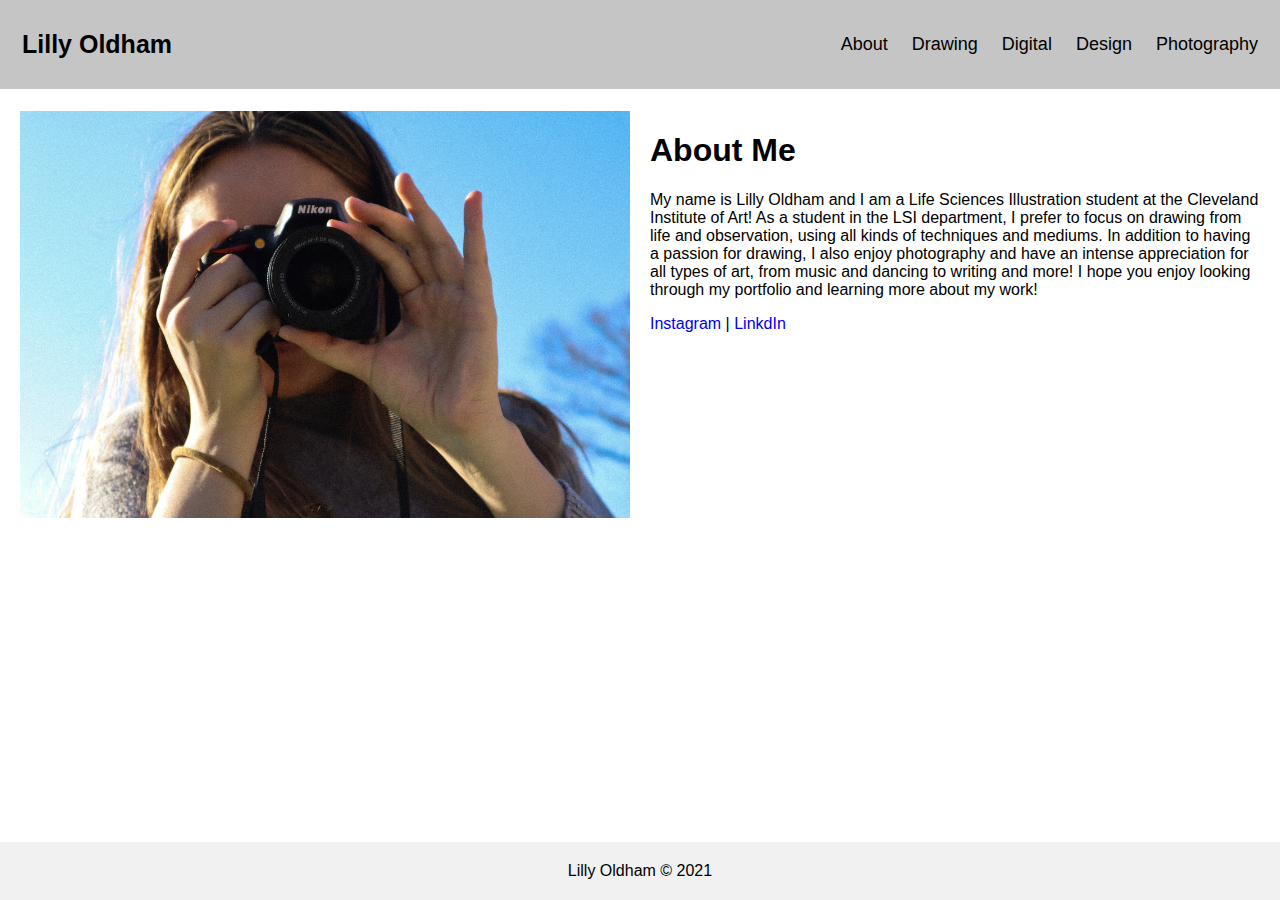
<file: index.html>
<!DOCTYPE html>
<html>
<head>
   <title>Lilly Oldham</title>
   <meta charset="UTF-8">
   <meta name="viewport" content="width=device-width, initial-scale=1">
   <link rel="stylesheet" href="./css/style.css">
</head>
 
<body>
 
    <!-- Navigation Bar -->
    <nav class="header">
        <a href="index.html" class="logo">Lilly Oldham</a>
        <div class="header-right">
            <a href="index.html">About</a>
            <a href="drawing.html" class="active">Drawing</a>
            <a href="digital.html">Digital</a>
            <a href="design.html">Design</a>
            <a href="photography.html">Photography</a>            
        </div>
    </nav>
 
   <div class="row">
 
       <div class="column">
           <img src="img/camera.jpeg">
       </div>
       
       <div class="column">
           <div class="content">
               <h1>About Me</h1>
               <p>My name is Lilly Oldham and I am a Life Sciences Illustration student at the Cleveland Institute of Art! As a student in the LSI department, I prefer to focus on drawing from life and observation, using all kinds of techniques and 
                   mediums. In addition to having a passion for drawing, I also enjoy photography and have an intense appreciation for all types of art, from music and dancing to writing and more! I hope you enjoy looking through my portfolio and learning more about my work!
               </p>
               <p><a href="https://www.instagram.com/anana_puella/">Instagram</a> | <a href="https://www.linkedin.com/in/lilly-oldham-1339301b6"> LinkdIn</a></p>
           </div>
       </div>
 
   </div>
 
   <footer class="footer">Lilly Oldham &#169; 2021</footer>
 
</body>
 
</html>
</file>
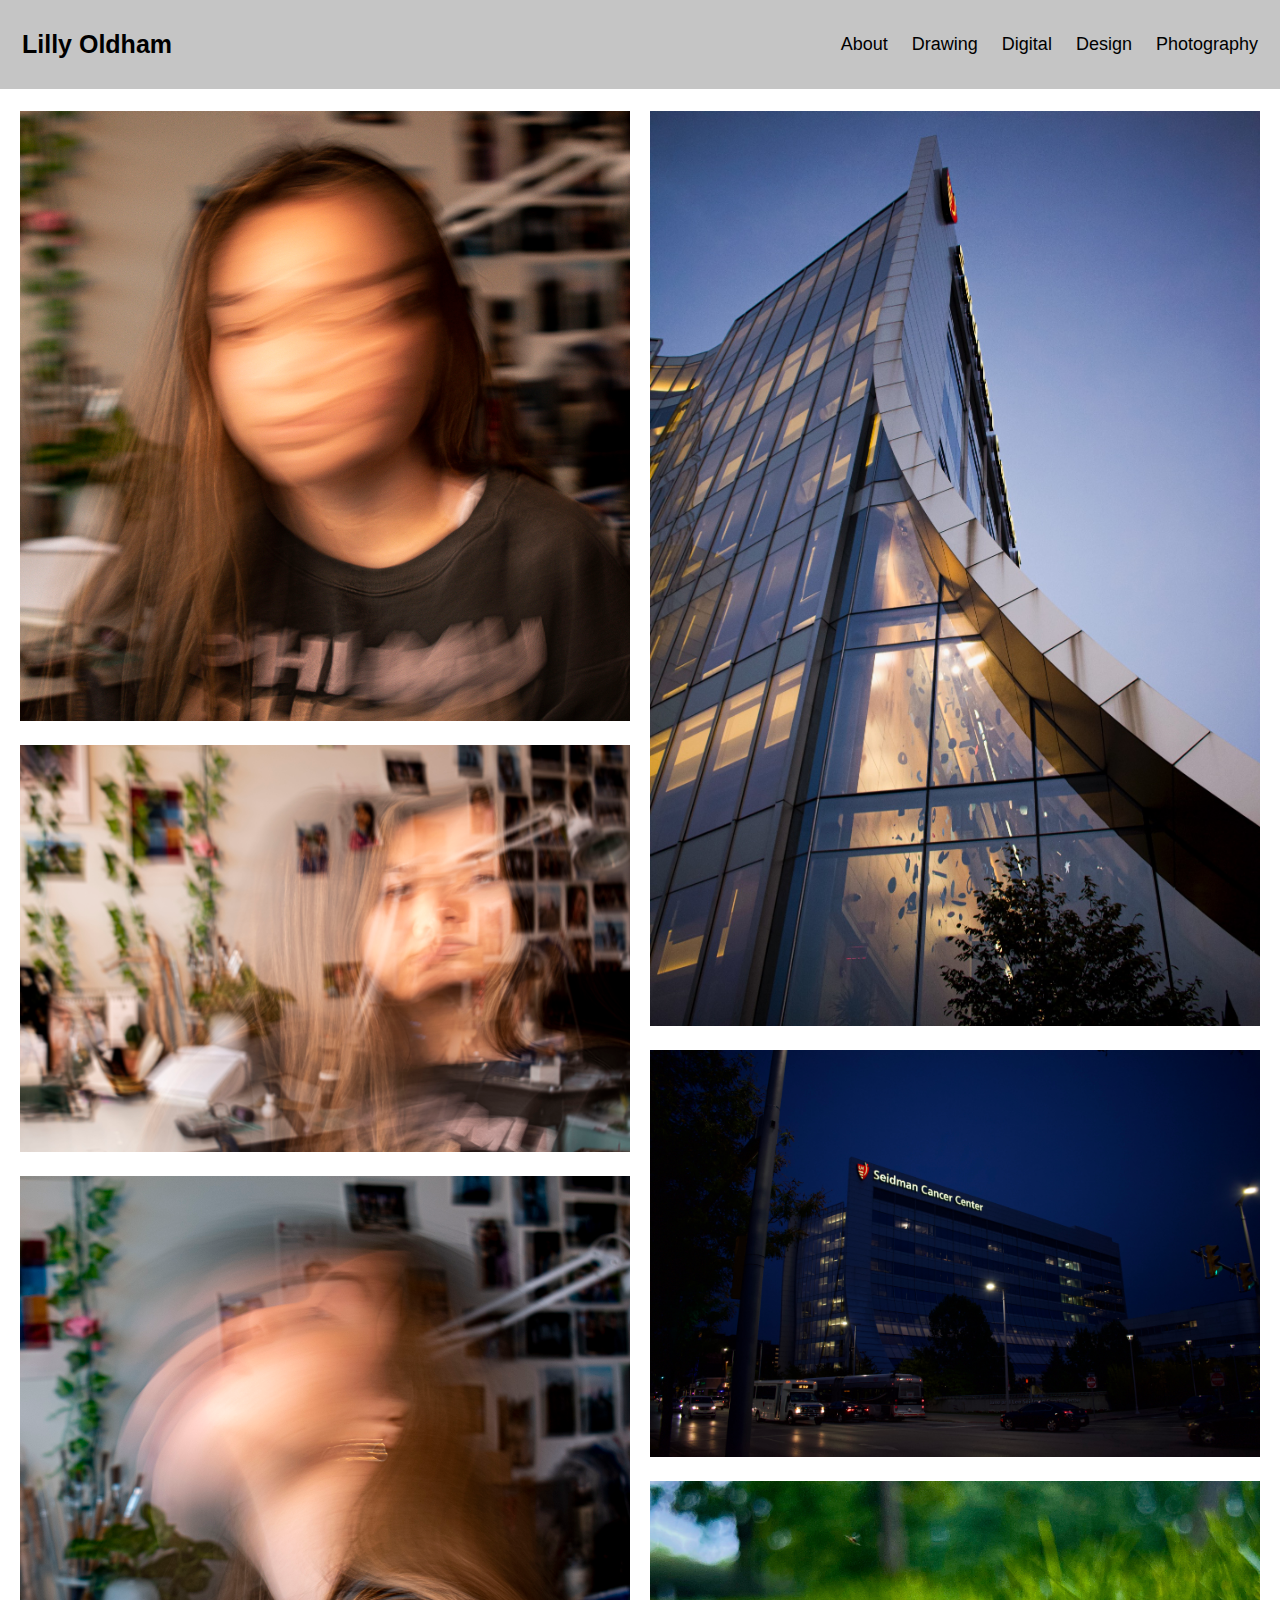
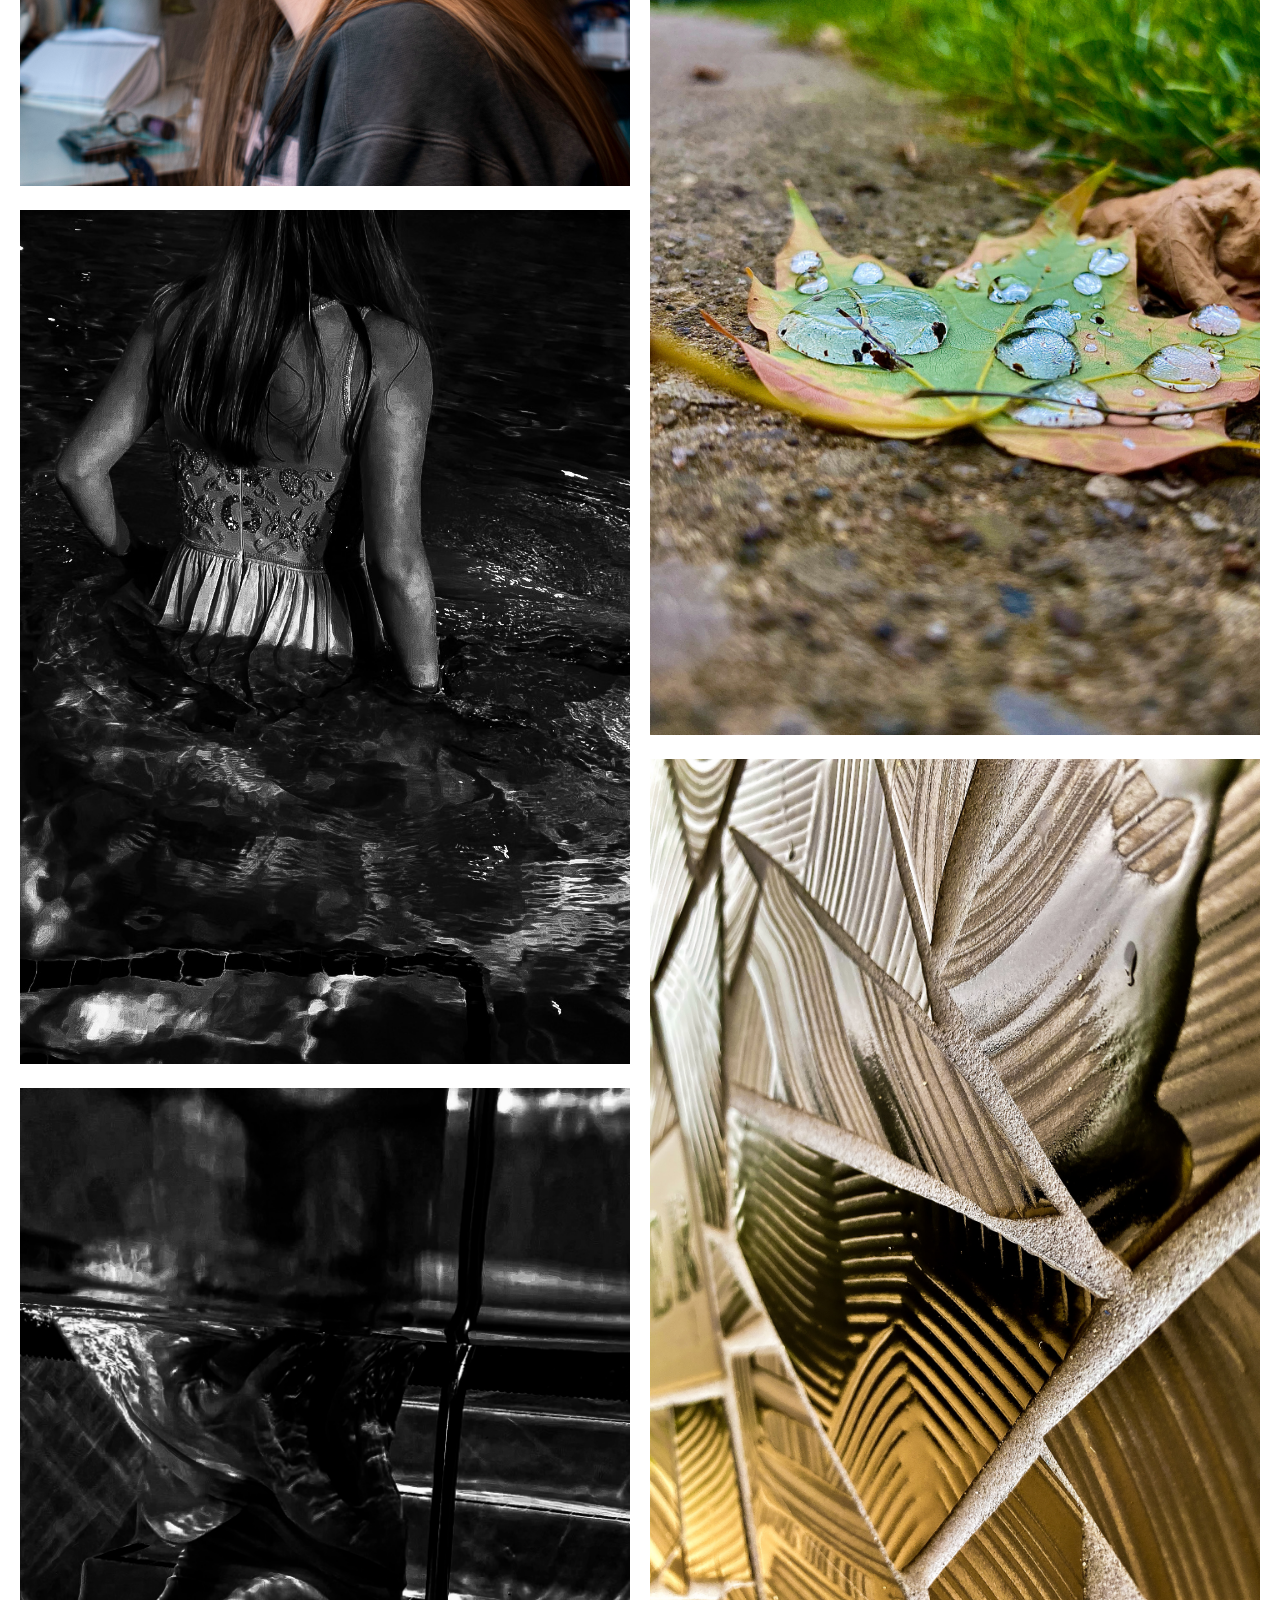
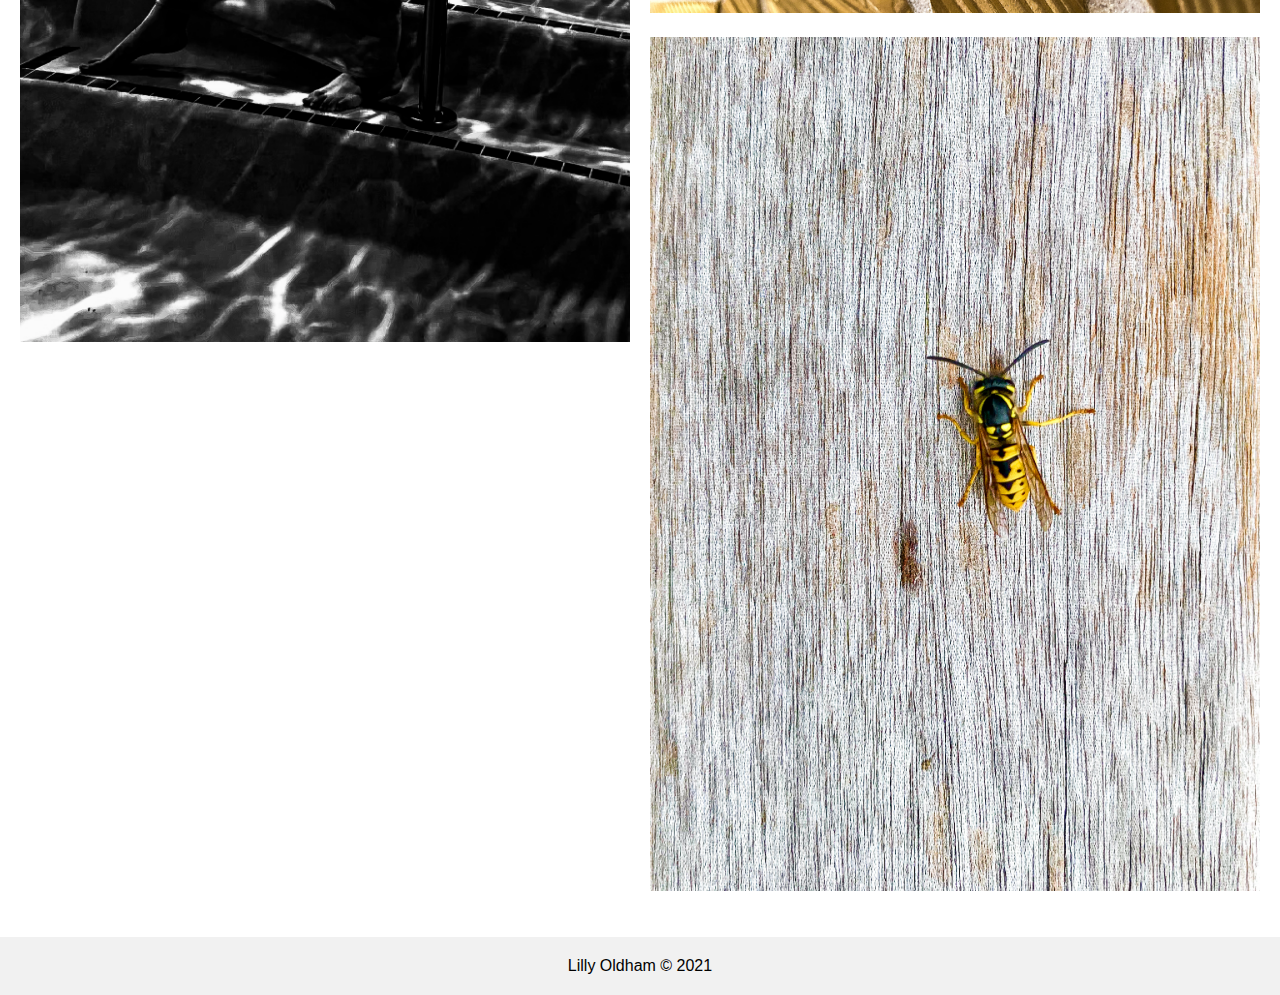
<file: photography.html>
<!DOCTYPE html>
<html>
<head>
    <title>Lilly Oldham</title> 
    <meta charset="UTF-8">
    <meta name="viewport" content="width=device-width, initial-scale=1">
    <link rel="stylesheet" href="./css/style.css">
</head>

<body>
    
    <!-- Navigation Bar -->
    <nav class="header">
        <a href="index.html" class="logo">Lilly Oldham</a>
        <div class="header-right">
            <a href="index.html">About</a>
            <a href="drawing.html" class="active">Drawing</a>
            <a href="digital.html">Digital</a>
            <a href="design.html">Design</a>
            <a href="photography.html">Photography</a>            
        </div>
    </nav>



    <!-- Photo Grid -->
    <div class="row">

        <div class="column">
            <img src="img/photo1.jpg">
            <img src="img/photo2.jpg">
            <img src="img/photo3.jpg">
            <img src="img/photo4.jpeg">
            <img src="img/photo5.jpg">
        </div>
        

        <div class="column">
            <img src="img/photo6.jpeg">
            <img src="img/photo7.jpeg">
            <img src="img/photo8.jpg">
            <img src="img/photo9.jpg">
            <img src="img/photo11.jpg">
        </div>


    </div>

    <footer class="footer">Lilly Oldham &#169; 2021</footer>

</body>
</html>
</file>
<file: css/style.css>
* {
    box-sizing: border-box;
}

html, body {
    height: 100%;
}

body {
    margin: 0;
    font-family: Arial, sans-serif;
    display: flex;
    flex-direction: column;
}

/* Navbar */
.header {
    background-color: #c5c5c5;
    padding: 20px 10px;
}

.header a {
    float: left;
    color: black;
    padding: 12px;
    text-decoration: none;
    font-size: 18px;
    line-height: 25px;
    border-radius:4px;
}

.header a.logo {
    font-size: 25px;
    font-weight: bold;
}

.header a:hover {
    background-color: #f1f1f1;
    color: #b4ddff;
}

.header-right {
    float: right;
}

.row {
    display: flex;
    flex: 1 0 auto;
    flex-wrap: wrap;
    padding: 2px 10px;
}

.column {
    flex: 50%;
    max-width: 50%;
    padding: 20px 10px;
}

.column img {
    padding-bottom: 20px;
}

.content a {
    text-decoration: none;
}

img {
    width:100%;
}

.footer {
    flex-shrink: 0;
    background-color: #f1f1f1;
    text-align: center;
    padding: 20px;
}
</file>
